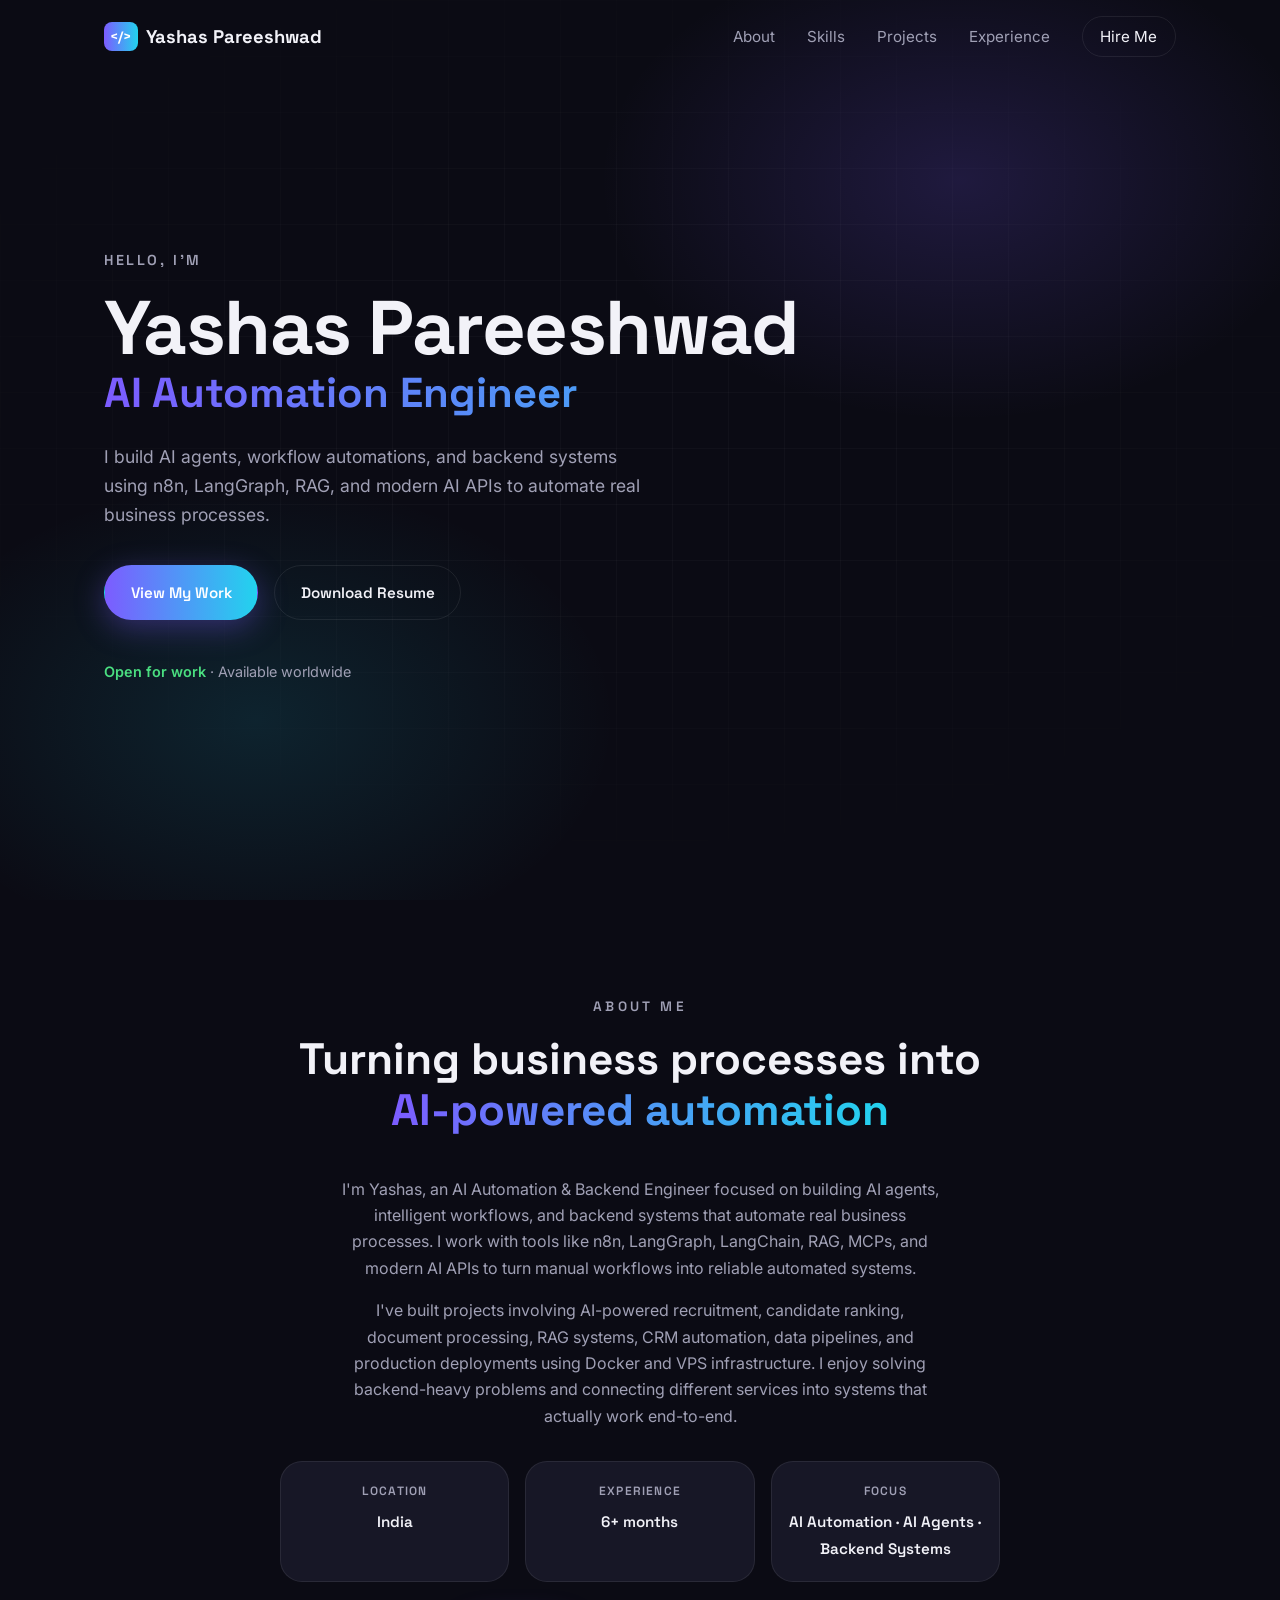
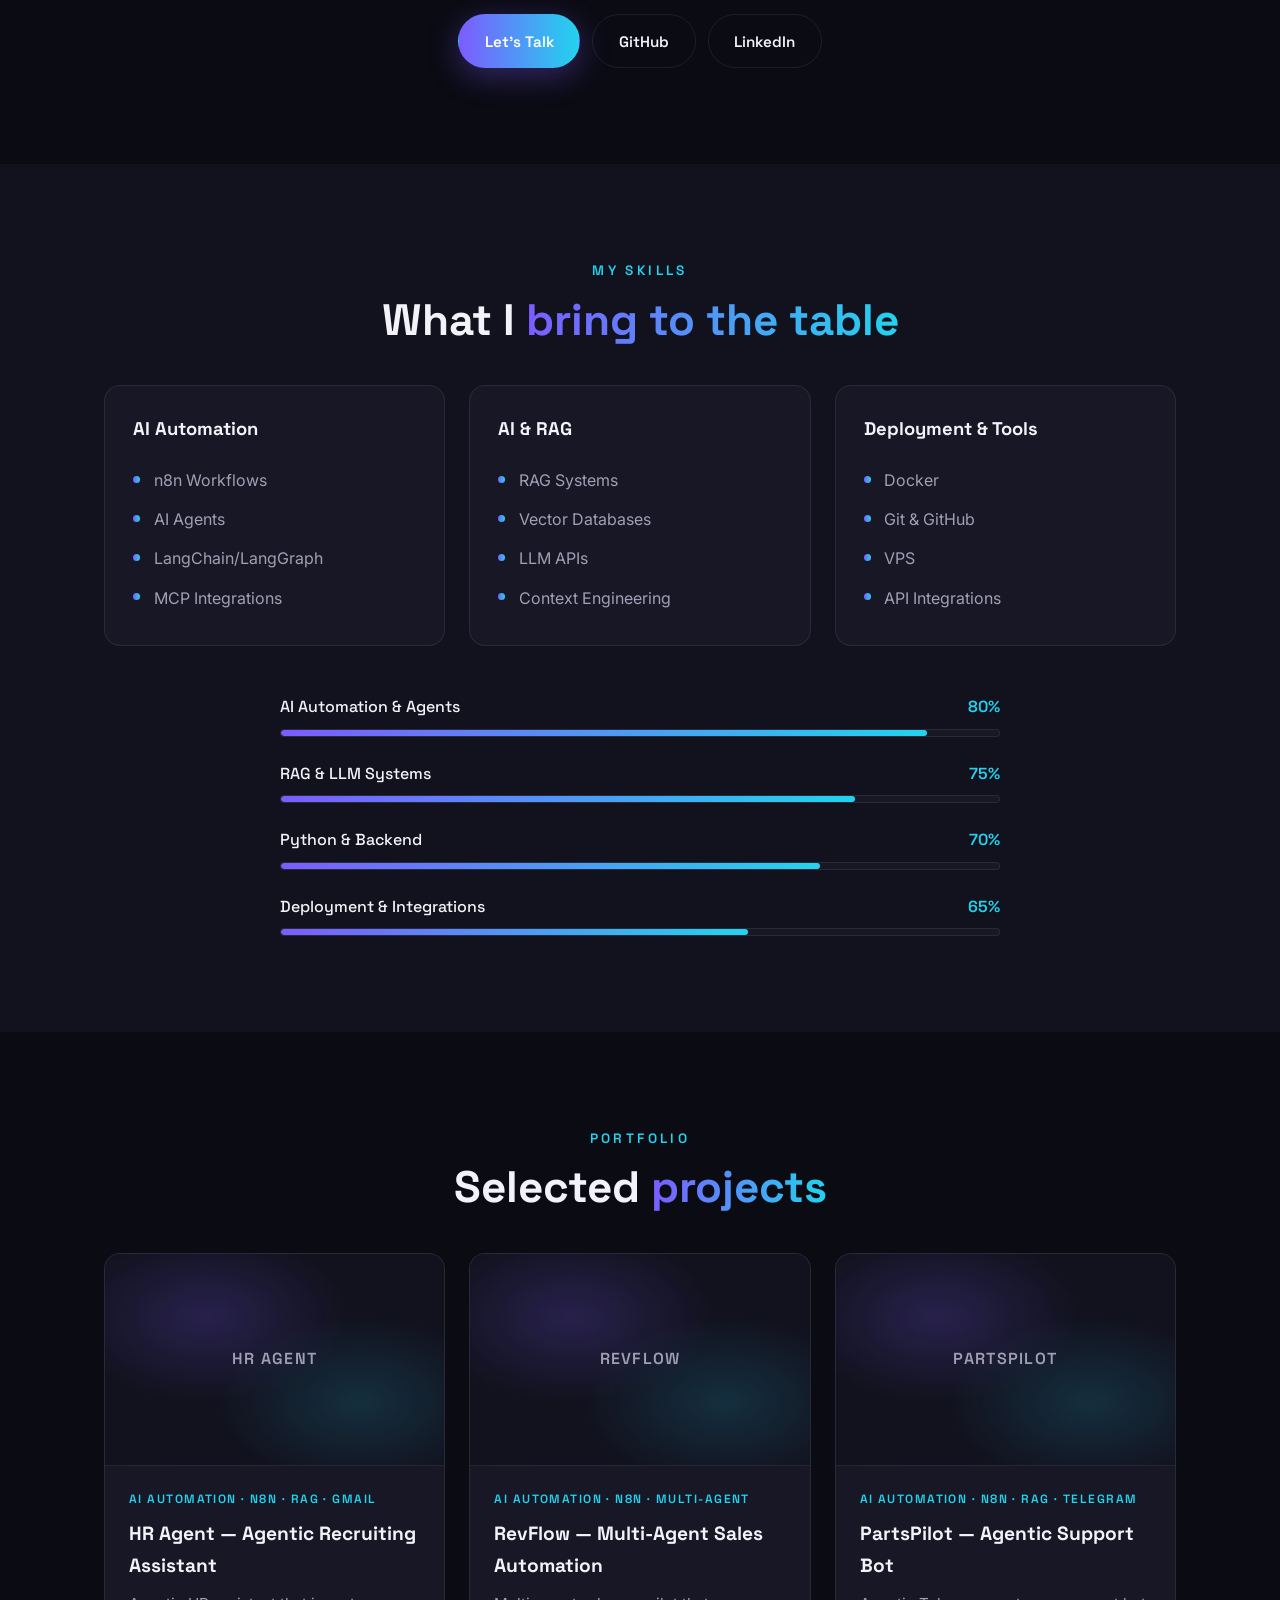
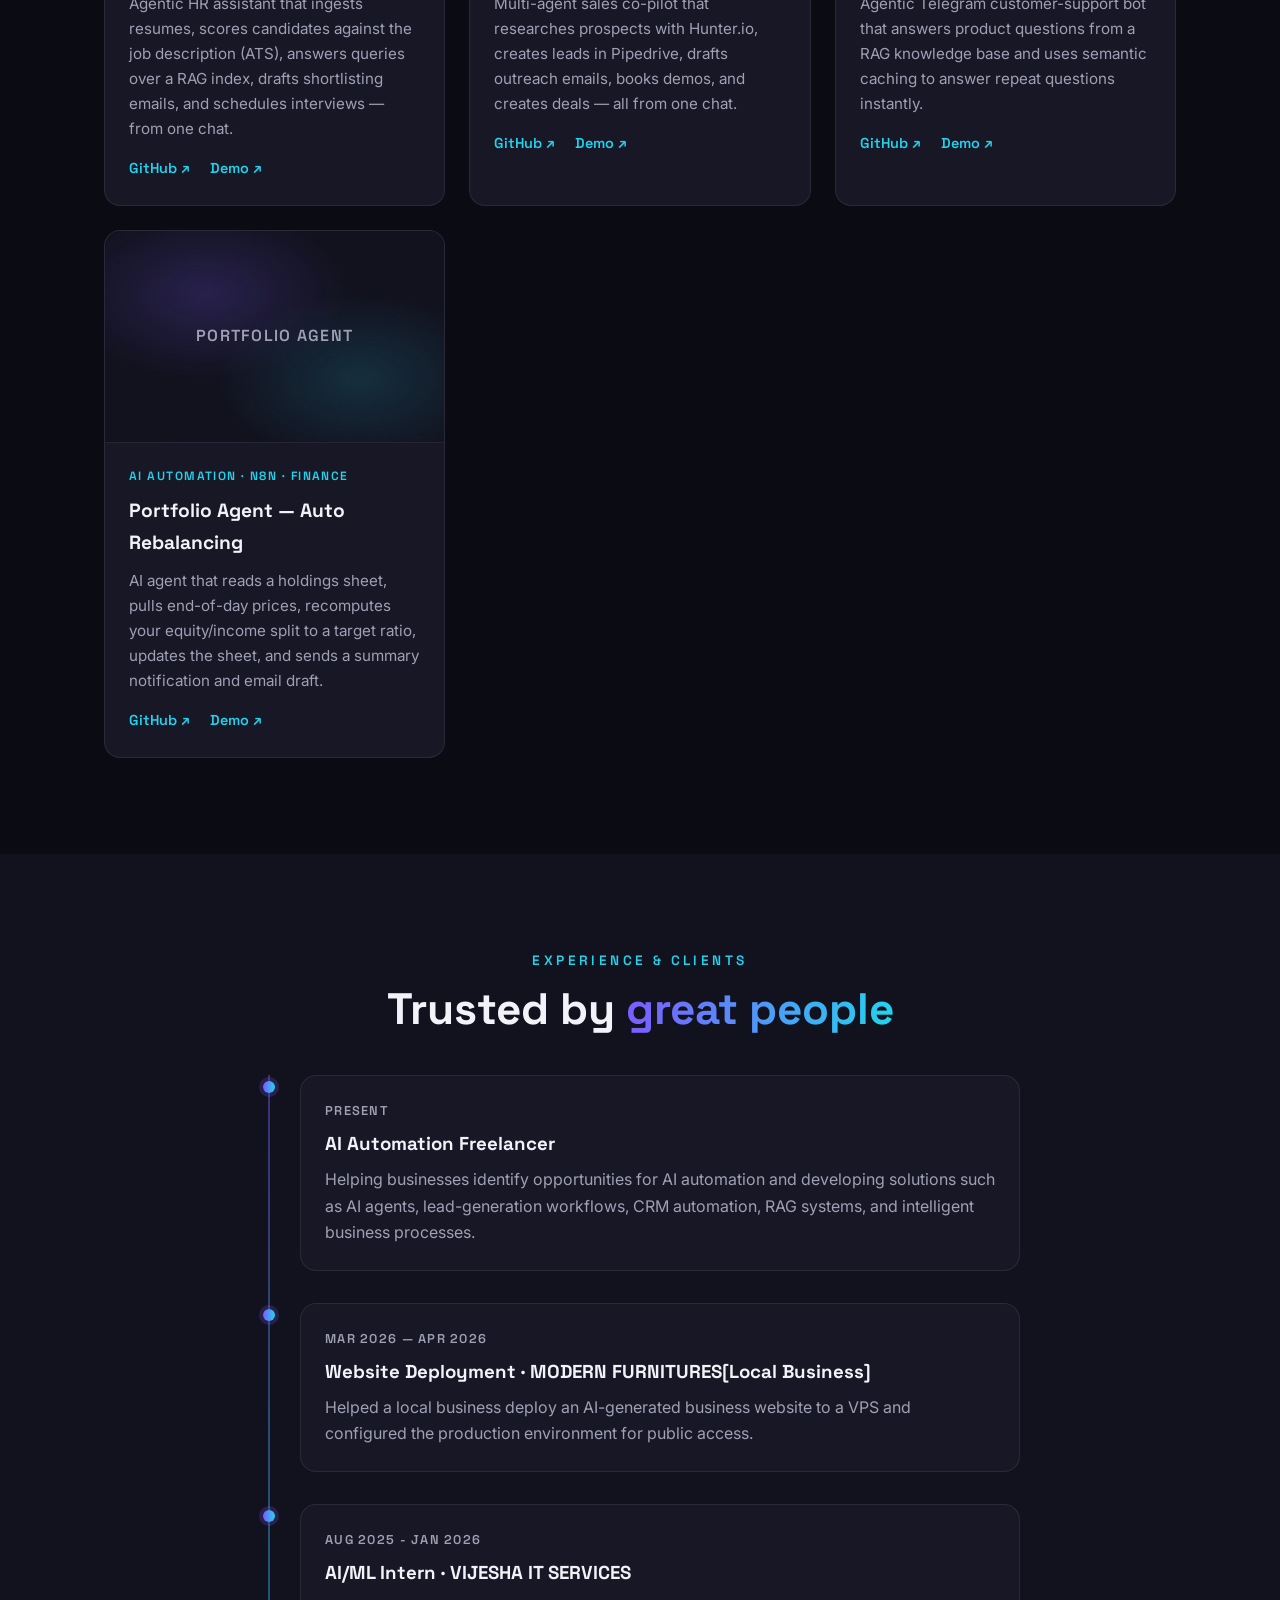
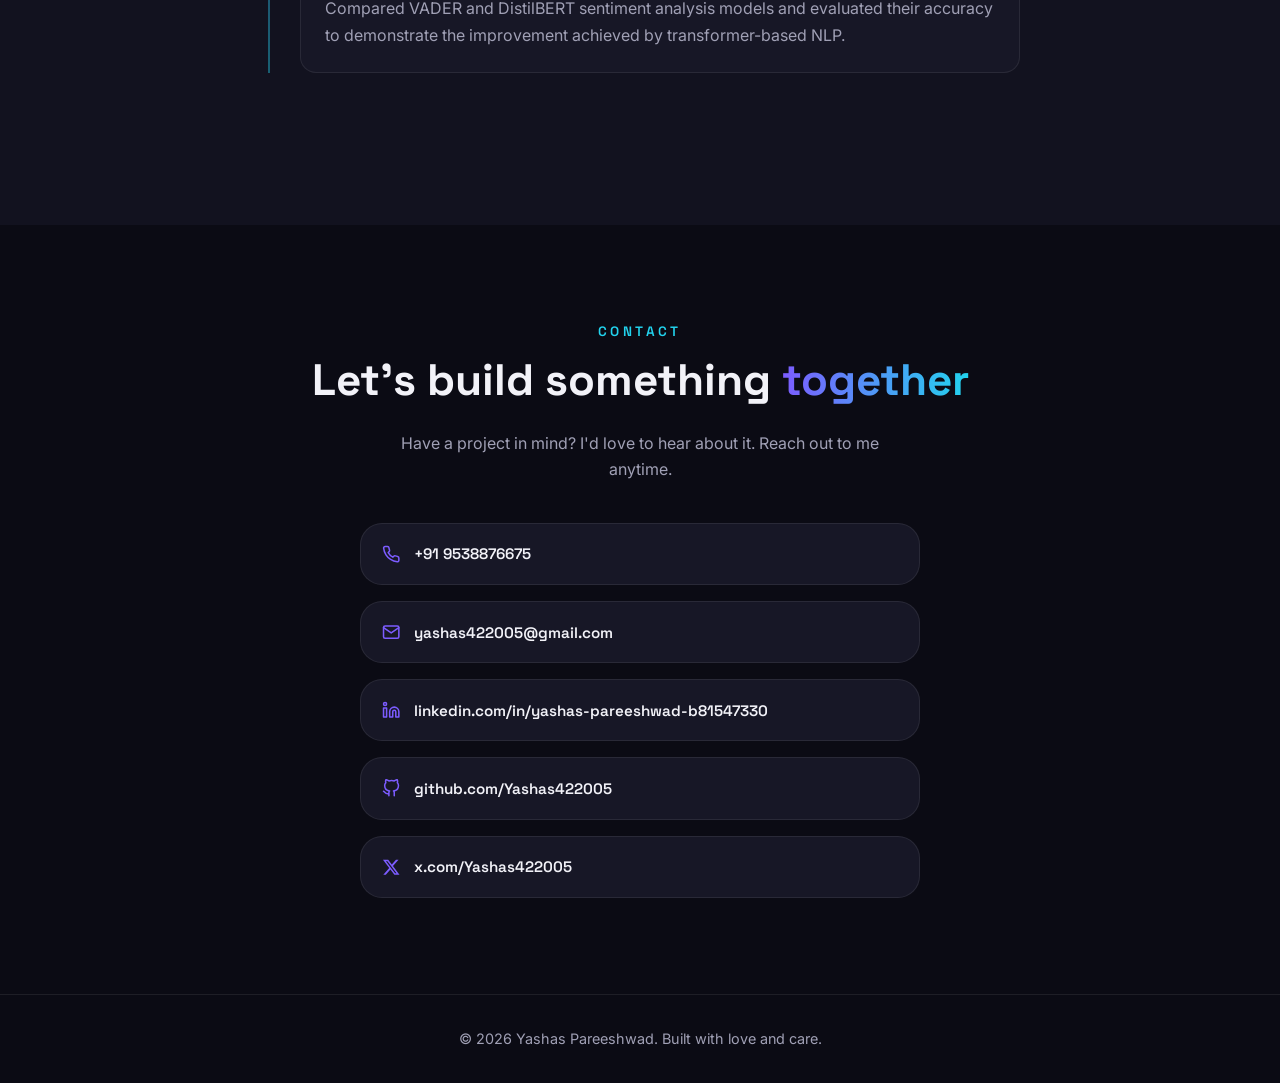
<file: portfolio/index.html>
﻿<!DOCTYPE html>
<html lang="en">
<head>
  <meta charset="UTF-8" />
  <meta name="viewport" content="width=device-width, initial-scale=1.0" />
  <!-- ============================================================
       EDIT ME: Change the title below to your name / brand.
  ============================================================ -->
  <title>Yashas Pareeshwad — Portfolio</title>
  <meta name="description" content="Freelance portfolio of Your Name — [Your tagline here]." />
  <link rel="preconnect" href="https://fonts.googleapis.com" />
  <link rel="preconnect" href="https://fonts.gstatic.com" crossorigin />
  <link href="https://fonts.googleapis.com/css2?family=Space+Grotesk:wght@400;500;600;700&family=Inter:wght@400;500;600&display=swap" rel="stylesheet" />
  <link rel="stylesheet" href="styles.css" />
</head>
<body>

  <!-- ================================================================
       NAVBAR
       EDIT ME: change the menu links / logo text here.
  ================================================================ -->
  <header class="nav">
    <div class="nav-inner">
      <a href="#hero" class="logo"><span class="logo-mark">&lt;/&gt;</span> Yashas Pareeshwad</a>
      <nav class="nav-links" id="nav-links">
        <a href="#about">About</a>
        <a href="#skills">Skills</a>
        <a href="#projects">Projects</a>
        <a href="#experience">Experience</a>
        <a href="#contact" class="nav-cta">Hire Me</a>
      </nav>
      <button class="nav-toggle" id="nav-toggle" aria-label="Open menu">
        <span></span><span></span><span></span>
      </button>
    </div>
  </header>

  <main>

    <!-- ================================================================
         HERO
         EDIT ME: fill in your name, tagline, subtext, and buttons.
    ================================================================ -->
    <section id="hero" class="hero">
      <div class="hero-bg" aria-hidden="true"></div>
      <div class="hero-inner">
        <p class="hero-eyebrow reveal">Hello, I'm</p>
        <h1 class="hero-title reveal">
          <!-- EDIT ME: your name -->
          Yashas Pareeshwad
          <!-- EDIT ME: your role, e.g. "Full-Stack Developer" -->
          <span class="gradient-text">AI Automation Engineer</span>
        </h1>
        <p class="hero-sub reveal">
          <!-- EDIT ME: one-line pitch about what you do -->
          I build AI agents, workflow automations, and backend systems using n8n, LangGraph, RAG, and modern AI APIs to automate real business processes.
        </p>
        <div class="hero-actions reveal">
          <!-- EDIT ME: point these to your project section and your resume file -->
          <a href="#projects" class="btn btn-primary">View My Work</a>
          <a href="yashas_pareeshwad.pdf" class="btn btn-ghost" download>Download Resume</a>
        </div>
        <ul class="hero-meta reveal">
          <li><strong>Open for work</strong> · Available worldwide</li>
        </ul>
      </div>
    </section>

    <!-- ================================================================
         ABOUT
         EDIT ME: your bio, image, and details.
    ================================================================ -->
    <section id="about" class="section">
      <div class="section-inner about-grid">
        <div class="about-text">
          <p class="eyebrow center reveal">About Me</p>
          <h2 class="section-title center reveal">Turning business processes into <span class="gradient-text">AI-powered automation</span></h2>
          <p class="reveal">
            <!-- EDIT ME: your bio — background, what you love, your mission -->
            I'm Yashas, an AI Automation & Backend Engineer focused on building AI agents, intelligent workflows, and backend systems that automate real business processes. I work with tools like n8n, LangGraph, LangChain, RAG, MCPs, and modern AI APIs to turn manual workflows into reliable automated systems.
          </p>
          <p class="reveal">
            I've built projects involving AI-powered recruitment, candidate ranking, document processing, RAG systems, CRM automation, data pipelines, and production deployments using Docker and VPS infrastructure. I enjoy solving backend-heavy problems and connecting different services into systems that actually work end-to-end.
          </p>
          <ul class="about-facts reveal">
            <!-- EDIT ME: quick facts / highlights -->
            <li class="fact">
              <span class="fact-label">Location</span>
              <span class="fact-value">India</span>
            </li>
            <li class="fact">
              <span class="fact-label">Experience</span>
              <span class="fact-value">6+ months</span>
            </li>
            <li class="fact">
              <span class="fact-label">Focus</span>
              <span class="fact-value">AI Automation · AI Agents · Backend Systems</span>
            </li>
          </ul>
          <div class="about-actions reveal">
            <a href="#contact" class="btn btn-primary">Let's Talk</a>
            <!-- EDIT ME: add links to your socials -->
            <a href="https://github.com/Yashas422005" class="btn btn-ghost">GitHub</a>
            <a href="https://www.linkedin.com/in/yashas-pareeshwad-b81547330" class="btn btn-ghost">LinkedIn</a>
          </div>
        </div>
      </div>
    </section>

    <!-- ================================================================
         SKILLS
         EDIT ME: add/remove skills and set your proficiency levels.
    ================================================================ -->
    <section id="skills" class="section section-alt">
      <div class="section-inner">
        <p class="eyebrow center reveal">My Skills</p>
        <h2 class="section-title center reveal">What I <span class="gradient-text">bring to the table</span></h2>

        <div class="skills-grid">
          <div class="skill-card reveal">
            <h3>AI Automation</h3>
            <ul>
              <!-- EDIT ME: your frontend skills -->
              <li>n8n Workflows</li>
              <li>AI Agents</li>
              <li>LangChain/LangGraph</li>
              <li>MCP Integrations</li>
            </ul>
          </div>
          <div class="skill-card reveal">
            <h3>AI & RAG</h3>
            <ul>
              <!-- EDIT ME: your backend skills -->
              <li>RAG Systems</li>
              <li>Vector Databases</li>
              <li>LLM APIs</li>
              <li>Context Engineering</li>
            </ul>
          </div>
          <div class="skill-card reveal">
            <h3>Deployment &amp; Tools</h3>
            <ul>
              <!-- EDIT ME: your tools -->
              <li>Docker</li>
              <li>Git &amp; GitHub</li>
              <li>VPS</li>
              <li>API Integrations</li>
            </ul>
          </div>
        </div>

        <div class="progress-list">
          <!-- EDIT ME: update the label and the data-level percentage (0–100) -->
          <div class="progress-item reveal">
            <div class="progress-head"><span>AI Automation & Agents</span><span class="progress-num">80%</span></div>
            <div class="progress-track"><div class="progress-fill" data-level="90"></div></div>
          </div>
          <div class="progress-item reveal">
            <div class="progress-head"><span>RAG & LLM Systems</span><span class="progress-num">75%</span></div>
            <div class="progress-track"><div class="progress-fill" data-level="80"></div></div>
          </div>
          <div class="progress-item reveal">
            <div class="progress-head"><span>Python & Backend</span><span class="progress-num">70%</span></div>
            <div class="progress-track"><div class="progress-fill" data-level="75"></div></div>
          </div>
          <div class="progress-item reveal">
            <div class="progress-head"><span>Deployment & Integrations</span><span class="progress-num">65%</span></div>
            <div class="progress-track"><div class="progress-fill" data-level="65"></div></div>
          </div>
        </div>
      </div>
    </section>

    <!-- ================================================================
         PROJECTS
         EDIT ME: replace each card with your real work.
    ================================================================ -->
    <section id="projects" class="section">
      <div class="section-inner">
        <p class="eyebrow center reveal">Portfolio</p>
        <h2 class="section-title center reveal">Selected <span class="gradient-text">projects</span></h2>
        <div class="projects-grid">

          <article class="project-card reveal">
            <div class="project-thumb placeholder">HR Agent</div>
            <div class="project-body">
              <p class="project-tag">AI Automation · n8n · RAG · Gmail</p>
              <h3>HR Agent — Agentic Recruiting Assistant</h3>
              <p class="project-desc">Agentic HR assistant that ingests resumes, scores candidates against the job description (ATS), answers queries over a RAG index, drafts shortlisting emails, and schedules interviews — from one chat.</p>
              <div class="project-links">
                <a href="https://github.com/Yashas422005/Portfolio-Projects/tree/2ab4c71aba073d7b2ae66ab8cffb999f4ef97620/HR-Agent" target="_blank" rel="noopener">GitHub ↗</a>
                <a href="hr-agent.html">Demo ↗</a>
              </div>
            </div>
          </article>

          <article class="project-card reveal">
            <div class="project-thumb placeholder">RevFlow</div>
            <div class="project-body">
              <p class="project-tag">AI Automation · n8n · Multi-Agent</p>
              <h3>RevFlow — Multi-Agent Sales Automation</h3>
              <p class="project-desc">Multi-agent sales co-pilot that researches prospects with Hunter.io, creates leads in Pipedrive, drafts outreach emails, books demos, and creates deals — all from one chat.</p>
              <div class="project-links">
                <a href="https://github.com/Yashas422005/Portfolio-Projects/tree/2ab4c71aba073d7b2ae66ab8cffb999f4ef97620/RevFlow" target="_blank" rel="noopener">GitHub ↗</a>
                <a href="revflow.html">Demo ↗</a>
              </div>
            </div>
          </article>

          <article class="project-card reveal">
            <div class="project-thumb placeholder">PartsPilot</div>
            <div class="project-body">
              <p class="project-tag">AI Automation · n8n · RAG · Telegram</p>
              <h3>PartsPilot — Agentic Support Bot</h3>
              <p class="project-desc">Agentic Telegram customer-support bot that answers product questions from a RAG knowledge base and uses semantic caching to answer repeat questions instantly.</p>
              <div class="project-links">
                <a href="https://github.com/Yashas422005/Portfolio-Projects/tree/2ab4c71aba073d7b2ae66ab8cffb999f4ef97620/PartsPilot" target="_blank" rel="noopener">GitHub ↗</a>
                <a href="parts-pilot.html">Demo ↗</a>
              </div>
            </div>
          </article>

          <article class="project-card reveal">
            <div class="project-thumb placeholder">Portfolio Agent</div>
            <div class="project-body">
              <p class="project-tag">AI Automation · n8n · Finance</p>
              <h3>Portfolio Agent — Auto Rebalancing</h3>
              <p class="project-desc">AI agent that reads a holdings sheet, pulls end-of-day prices, recomputes your equity/income split to a target ratio, updates the sheet, and sends a summary notification and email draft.</p>
              <div class="project-links">
                <a href="https://github.com/Yashas422005/Portfolio-Projects/tree/2ab4c71aba073d7b2ae66ab8cffb999f4ef97620/Portfolio%20Rebalancer" target="_blank" rel="noopener">GitHub ↗</a>
                <a href="portfolio-agent.html">Demo ↗</a>
              </div>
            </div>
          </article>

        </div>
      </div>
    </section>

    <!-- ================================================================
         EXPERIENCE / TESTIMONIALS
         EDIT ME: replace with your real job history or client quotes.
    ================================================================ -->
    <section id="experience" class="section section-alt">
      <div class="section-inner">
        <p class="eyebrow center reveal">Experience &amp; Clients</p>
        <h2 class="section-title center reveal">Trusted by <span class="gradient-text">great people</span></h2>

        <div class="timeline">
          <!-- EDIT ME: duplicate this block for each job / project -->
          <div class="timeline-item reveal">
            <div class="timeline-dot"></div>
            <div class="timeline-card">
              <p class="timeline-period">Present</p>
              <h3>AI Automation Freelancer</h3>
              <p>Helping businesses identify opportunities for AI automation and developing solutions such as AI agents, lead-generation workflows, CRM automation, RAG systems, and intelligent business processes.</p>
            </div>
          </div>
          <div class="timeline-item reveal">
            <div class="timeline-dot"></div>
            <div class="timeline-card">
              <p class="timeline-period">Mar 2026 — Apr 2026</p>
              <h3>Website Deployment · MODERN FURNITURES[Local Business]</h3>
              <p>Helped a local business deploy an AI-generated business website to a VPS and configured the production environment for public access.</p>
            </div>
          </div>
          <div class="timeline-item reveal">
            <div class="timeline-dot"></div>
            <div class="timeline-card">
              <p class="timeline-period">Aug 2025 - Jan 2026</p>
              <h3>AI/ML Intern · VIJESHA IT SERVICES</h3>
              <p>Compared VADER and DistilBERT sentiment analysis models and evaluated their accuracy to demonstrate the improvement achieved by transformer-based NLP.</p>
            </div>
          </div>
        </div>
      </div>
    </section>

    <!-- ================================================================
         CONTACT
         EDIT ME: your email, and social links.
    ================================================================ -->
    <section id="contact" class="section">
      <div class="section-inner contact-inner">
        <p class="eyebrow center reveal">Contact</p>
        <h2 class="section-title center reveal">Let's build something <span class="gradient-text">together</span></h2>
        <p class="contact-lead reveal">
          Have a project in mind? I'd love to hear about it. Reach out to me anytime.
        </p>

        <div class="contact-list reveal">
          <!-- EDIT ME: replace each placeholder / value below with your real contact info -->
          <a class="contact-item" href="tel:+000000000000">
            <svg class="contact-icon" viewBox="0 0 24 24" fill="none" stroke="currentColor" stroke-width="2" stroke-linecap="round" stroke-linejoin="round" aria-hidden="true"><path d="M22 16.92v3a2 2 0 0 1-2.18 2 19.79 19.79 0 0 1-8.63-3.07 19.5 19.5 0 0 1-6-6 19.79 19.79 0 0 1-3.07-8.67A2 2 0 0 1 4.11 2h3a2 2 0 0 1 2 1.72 12.84 12.84 0 0 0 .7 2.81 2 2 0 0 1-.45 2.11L8.09 9.91a16 16 0 0 0 6 6l1.27-1.27a2 2 0 0 1 2.11-.45 12.84 12.84 0 0 0 2.81.7A2 2 0 0 1 22 16.92z"/></svg>
            <span class="contact-value">+91 9538876675</span>
          </a>
          <a class="contact-item" href="https://mail.google.com/mail/?view=cm&to=yashas422005@gmail.com" target="_blank" rel="noopener">
            <svg class="contact-icon" viewBox="0 0 24 24" fill="none" stroke="currentColor" stroke-width="2" stroke-linecap="round" stroke-linejoin="round" aria-hidden="true"><rect x="2" y="4" width="20" height="16" rx="2"/><path d="m22 6-10 7L2 6"/></svg>
            <span class="contact-value">yashas422005@gmail.com</span>
          </a>
          <a class="contact-item" href="https://www.linkedin.com/in/yashas-pareeshwad-b81547330" target="_blank" rel="noopener">
            <svg class="contact-icon" viewBox="0 0 24 24" fill="none" stroke="currentColor" stroke-width="2" stroke-linecap="round" stroke-linejoin="round" aria-hidden="true"><path d="M16 8a6 6 0 0 1 6 6v7h-4v-7a2 2 0 0 0-2-2 2 2 0 0 0-2 2v7h-4v-7a6 6 0 0 1 6-6z"/><rect x="2" y="9" width="4" height="12"/><circle cx="4" cy="4" r="2"/></svg>
            <span class="contact-value">linkedin.com/in/yashas-pareeshwad-b81547330</span>
          </a>
          <a class="contact-item" href="https://github.com/Yashas422005" target="_blank" rel="noopener">
            <svg class="contact-icon" viewBox="0 0 24 24" fill="none" stroke="currentColor" stroke-width="2" stroke-linecap="round" stroke-linejoin="round" aria-hidden="true"><path d="M9 19c-5 1.5-5-2.5-7-3m14 6v-3.87a3.37 3.37 0 0 0-.94-2.61c3.14-.35 6.44-1.54 6.44-7A5.44 5.44 0 0 0 20 4.77 5.07 5.07 0 0 0 19.91 1S18.73.65 16 2.48a13.38 13.38 0 0 0-7 0C6.27.65 5.09 1 5.09 1A5.07 5.07 0 0 0 5 4.77a5.44 5.44 0 0 0-1.5 3.78c0 5.42 3.3 6.61 6.44 7A3.37 3.37 0 0 0 9 18.13V22"/></svg>
            <span class="contact-value">github.com/Yashas422005</span>
          </a>
          <a class="contact-item" href="https://x.com/Yashas422005" target="_blank" rel="noopener">
            <svg class="contact-icon" viewBox="0 0 24 24" fill="currentColor" aria-hidden="true"><path d="M18.244 2.25h3.308l-7.227 8.26 8.502 11.24H16.17l-5.214-6.817L4.99 21.75H1.68l7.73-8.835L1.254 2.25H8.08l4.713 6.231zm-1.161 17.52h1.833L7.084 4.126H5.117z"/></svg>
            <span class="contact-value">x.com/Yashas422005</span>
          </a>
        </div>
      </div>
    </section>

  </main>

  <!-- ================================================================
       FOOTER
       EDIT ME: your copyright line.
  ================================================================ -->
  <footer class="footer">
    <p>© <span id="year"></span> Yashas Pareeshwad. Built with love and care.</p>
  </footer>

  <script src="script.js"></script>
</body>
</html>
</file>
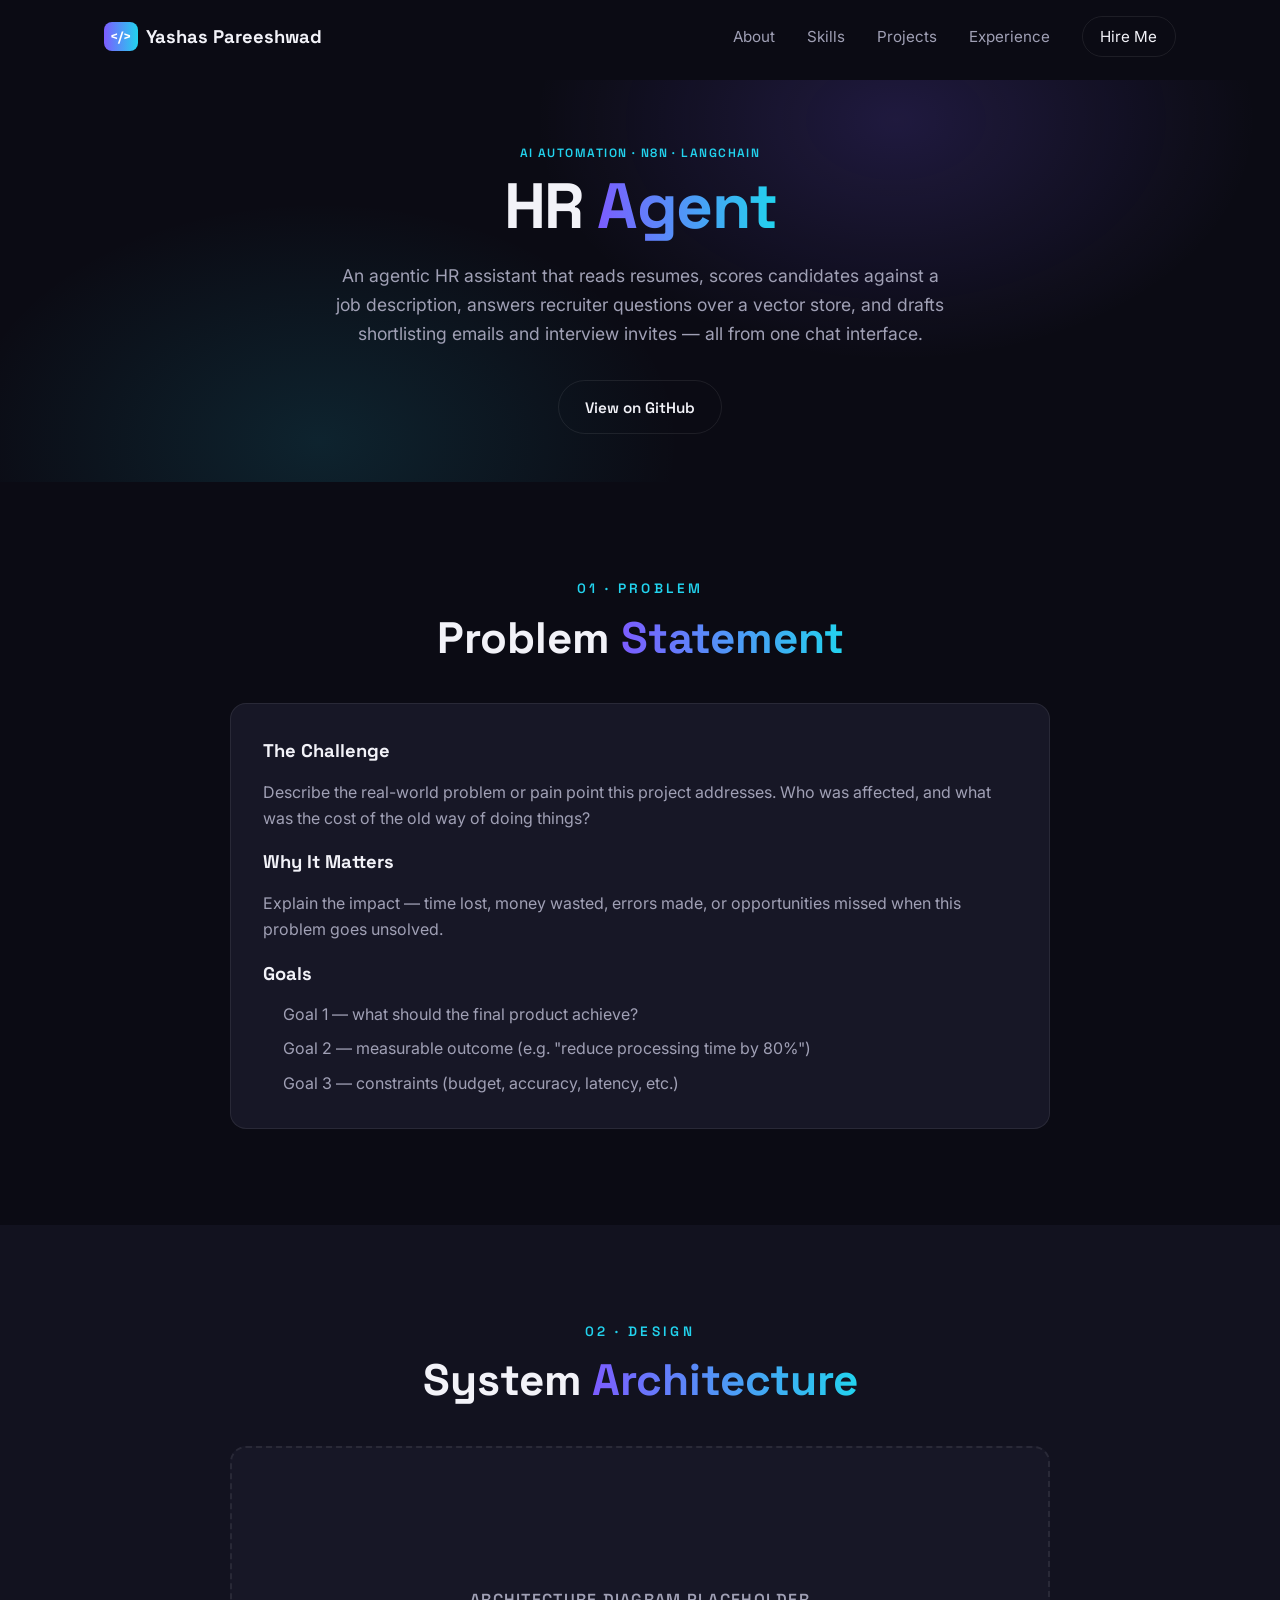
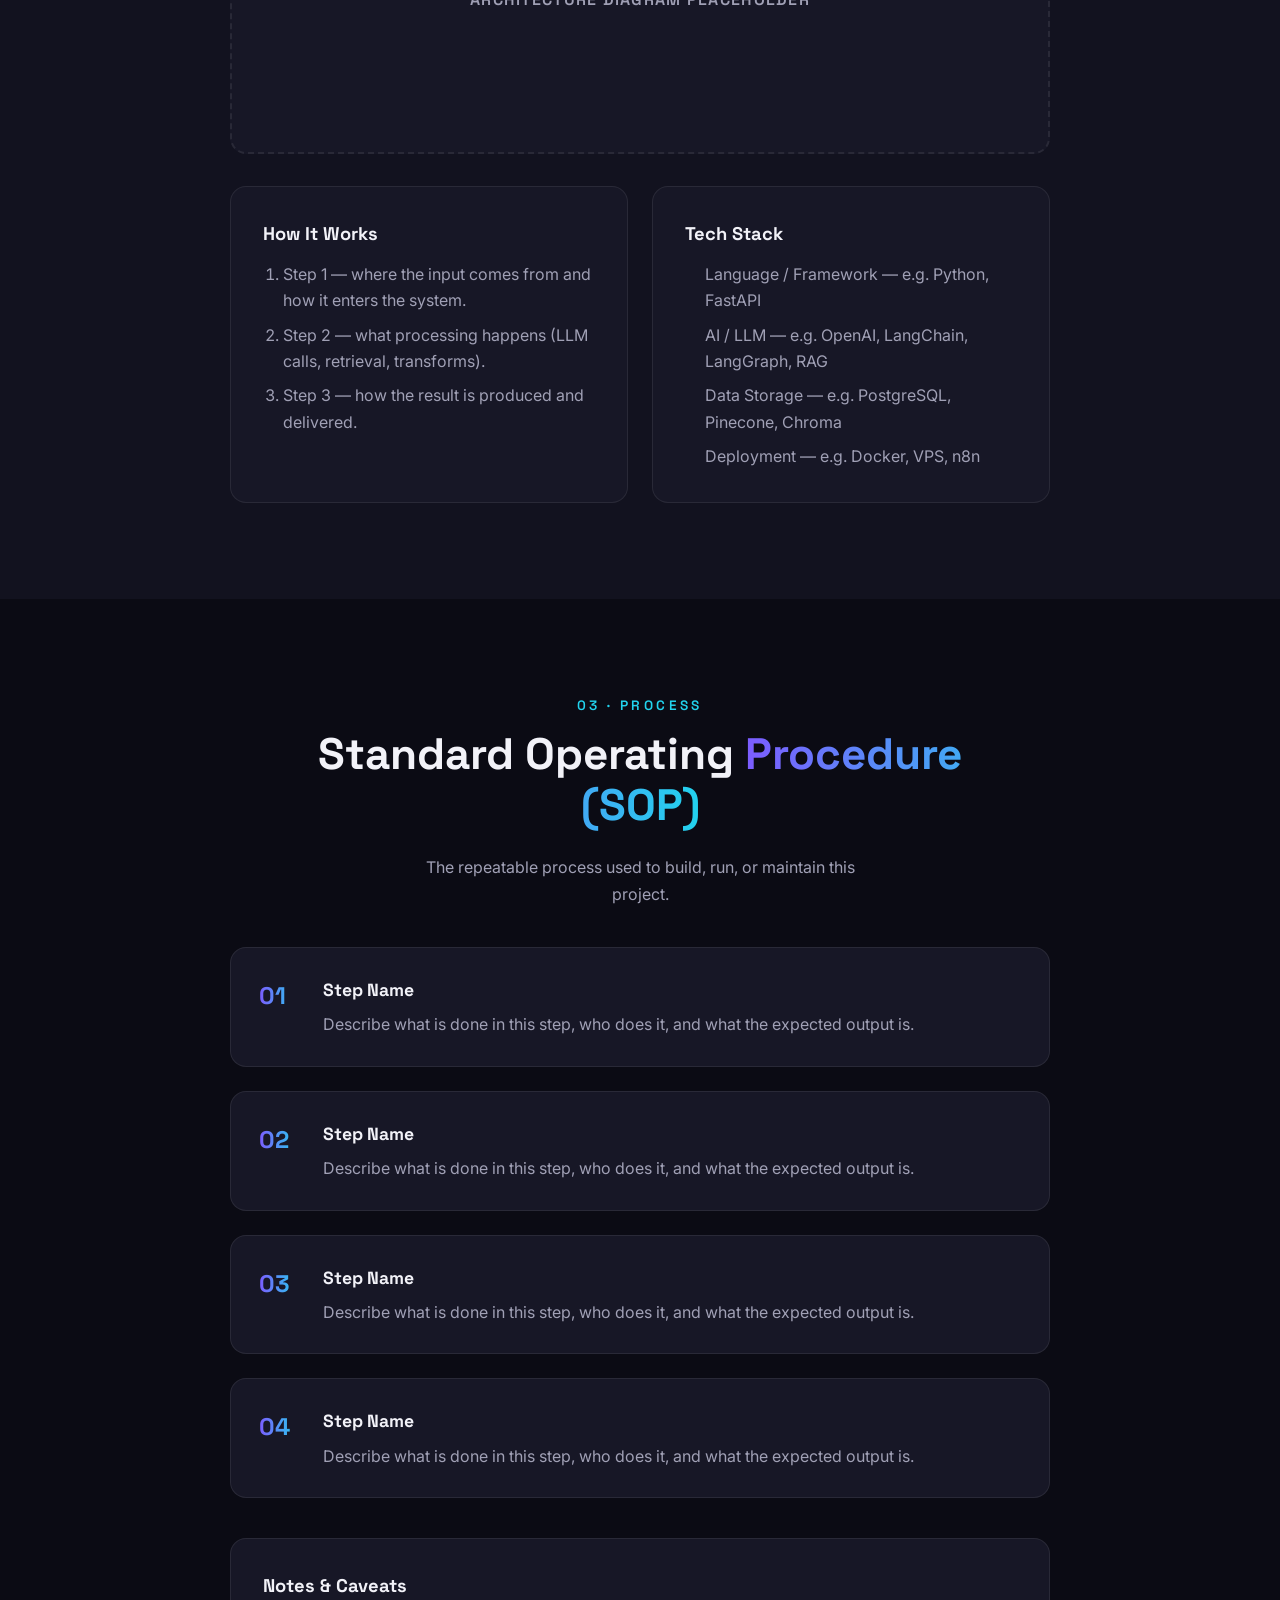
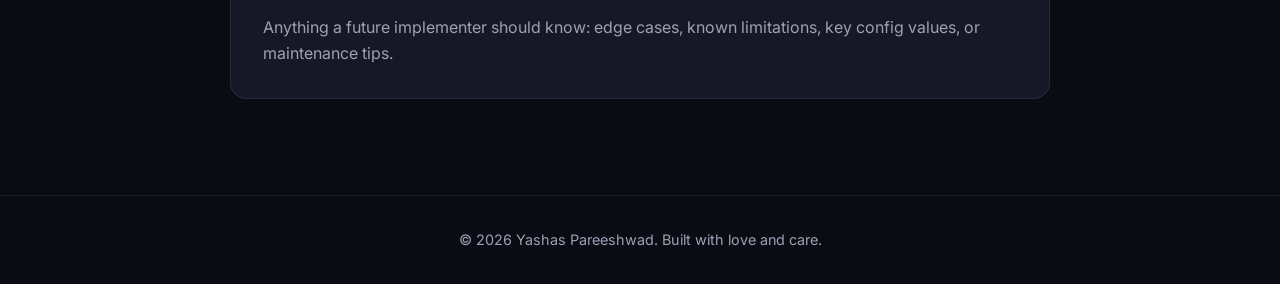
<file: portfolio/project-demo.html>
<!DOCTYPE html>
<html lang="en">
<head>
  <meta charset="UTF-8" />
  <meta name="viewport" content="width=device-width, initial-scale=1.0" />
  <title>Project Demo — Yashas Pareeshwad</title>
  <link rel="preconnect" href="https://fonts.googleapis.com" />
  <link rel="preconnect" href="https://fonts.gstatic.com" crossorigin />
  <link href="https://fonts.googleapis.com/css2?family=Space+Grotesk:wght@400;500;600;700&family=Inter:wght@400;500;600&display=swap" rel="stylesheet" />
  <link rel="stylesheet" href="styles.css" />
</head>
<body>

  <header class="nav">
    <div class="nav-inner">
      <a href="index.html#hero" class="logo"><span class="logo-mark">&lt;/&gt;</span> Yashas Pareeshwad</a>
      <nav class="nav-links" id="nav-links">
        <a href="index.html#about">About</a>
        <a href="index.html#skills">Skills</a>
        <a href="index.html#projects">Projects</a>
        <a href="index.html#experience">Experience</a>
        <a href="index.html#contact" class="nav-cta">Hire Me</a>
      </nav>
      <button class="nav-toggle" id="nav-toggle" aria-label="Open menu">
        <span></span><span></span><span></span>
      </button>
    </div>
  </header>

  <main class="project-page">

    <!-- ================================================================
         PROJECT TITLE (Hero)
         EDIT ME: fill in the title, tagline, and tags for this project.
    ================================================================ -->
    <section class="project-hero">
      <div class="project-hero-bg" aria-hidden="true"></div>
      <div class="section-inner project-hero-inner">
        <!-- EDIT ME: category / tech tags -->
        <p class="project-tag reveal">AI AUTOMATION · N8N · LANGCHAIN</p>
        <!-- EDIT ME: project title -->
        <h1 class="project-title reveal">HR <span class="gradient-text">Agent</span></h1>
        <!-- EDIT ME: one-line summary -->
        <p class="project-sub reveal">An agentic HR assistant that reads resumes, scores candidates against a job description, answers recruiter questions over a vector store, and drafts shortlisting emails and interview invites — all from one chat interface.</p>
        <div class="project-hero-meta reveal">
          <!-- EDIT ME: live demo + source links (leave href="#!" if not ready) -->
          <a href="#!" class="btn btn-ghost" target="_blank" rel="noopener">View on GitHub</a>
        </div>
      </div>
    </section>

    <!-- ================================================================
         PROBLEM STATEMENT
         EDIT ME: replace the placeholder text below.
    ================================================================ -->
    <section class="section">
      <div class="section-inner">
        <p class="eyebrow center reveal">01 · Problem</p>
        <h2 class="section-title center reveal">Problem <span class="gradient-text">Statement</span></h2>
        <div class="prose-card reveal">
          <h3>The Challenge</h3>
          <!-- EDIT ME: describe the problem you set out to solve -->
          <p>Describe the real-world problem or pain point this project addresses. Who was affected, and what was the cost of the old way of doing things?</p>

          <h3>Why It Matters</h3>
          <!-- EDIT ME: why this problem is worth solving -->
          <p>Explain the impact — time lost, money wasted, errors made, or opportunities missed when this problem goes unsolved.</p>

          <h3>Goals</h3>
          <!-- EDIT ME: list the concrete goals / success criteria -->
          <ul>
            <li>Goal 1 — what should the final product achieve?</li>
            <li>Goal 2 — measurable outcome (e.g. "reduce processing time by 80%")</li>
            <li>Goal 3 — constraints (budget, accuracy, latency, etc.)</li>
          </ul>
        </div>
      </div>
    </section>

    <!-- ================================================================
         ARCHITECTURE
         EDIT ME: describe the system design and swap in a real diagram.
    ================================================================ -->
    <section class="section section-alt">
      <div class="section-inner">
        <p class="eyebrow center reveal">02 · Design</p>
        <h2 class="section-title center reveal">System <span class="gradient-text">Architecture</span></h2>

        <!-- EDIT ME: replace this box with an actual architecture image/diagram -->
        <div class="arch-diagram reveal">Architecture Diagram Placeholder</div>

        <div class="arch-grid">
          <div class="prose-card reveal">
            <h3>How It Works</h3>
            <!-- EDIT ME: describe the data flow / pipeline end to end -->
            <ol>
              <li>Step 1 — where the input comes from and how it enters the system.</li>
              <li>Step 2 — what processing happens (LLM calls, retrieval, transforms).</li>
              <li>Step 3 — how the result is produced and delivered.</li>
            </ol>
          </div>
          <div class="prose-card reveal">
            <h3>Tech Stack</h3>
            <!-- EDIT ME: list the key tools, libraries, and services used -->
            <ul>
              <li>Language / Framework — e.g. Python, FastAPI</li>
              <li>AI / LLM — e.g. OpenAI, LangChain, LangGraph, RAG</li>
              <li>Data Storage — e.g. PostgreSQL, Pinecone, Chroma</li>
              <li>Deployment — e.g. Docker, VPS, n8n</li>
            </ul>
          </div>
        </div>
      </div>
    </section>

    <!-- ================================================================
         SOP (STANDARD OPERATING PROCEDURE)
         EDIT ME: document the step-by-step procedure for this project.
    ================================================================ -->
    <section class="section">
      <div class="section-inner">
        <p class="eyebrow center reveal">03 · Process</p>
        <h2 class="section-title center reveal">Standard Operating <span class="gradient-text">Procedure (SOP)</span></h2>
        <p class="contact-lead reveal">
          The repeatable process used to build, run, or maintain this project.
        </p>

        <div class="sop-list">
          <!-- EDIT ME: add / remove / reorder steps as needed -->
          <div class="sop-item reveal">
            <span class="sop-num">01</span>
            <div class="sop-body">
              <h3>Step Name</h3>
              <p>Describe what is done in this step, who does it, and what the expected output is.</p>
            </div>
          </div>
          <div class="sop-item reveal">
            <span class="sop-num">02</span>
            <div class="sop-body">
              <h3>Step Name</h3>
              <p>Describe what is done in this step, who does it, and what the expected output is.</p>
            </div>
          </div>
          <div class="sop-item reveal">
            <span class="sop-num">03</span>
            <div class="sop-body">
              <h3>Step Name</h3>
              <p>Describe what is done in this step, who does it, and what the expected output is.</p>
            </div>
          </div>
          <div class="sop-item reveal">
            <span class="sop-num">04</span>
            <div class="sop-body">
              <h3>Step Name</h3>
              <p>Describe what is done in this step, who does it, and what the expected output is.</p>
            </div>
          </div>
        </div>

        <!-- EDIT ME: optional notes / things to watch out for -->
        <div class="prose-card reveal">
          <h3>Notes &amp; Caveats</h3>
          <p>Anything a future implementer should know: edge cases, known limitations, key config values, or maintenance tips.</p>
        </div>
      </div>
    </section>

  </main>

  <footer class="footer">
    <p>© <span id="year"></span> Yashas Pareeshwad. Built with love and care.</p>
  </footer>

  <script src="script.js"></script>
</body>
</html>
</file>
<file: portfolio/styles.css>
/* ============================================================
   THEME — EDIT ME: change colors here to re-skin the whole site.
   Accent colors, background, and text color all live below.
============================================================ */
:root {
  --bg: #0b0b14;            /* page background            */
  --bg-alt: #12121f;        /* alternate section bg       */
  --card: #171726;          /* card background            */
  --card-hover: #1d1d30;
  --border: rgba(255, 255, 255, 0.08);
  --text: #f2f2f8;          /* main text color           */
  --text-dim: #a0a0b5;      /* muted text color          */

  --accent-1: #7c5cff;      /* gradient start            */
  --accent-2: #22d3ee;      /* gradient end              */
  --gradient: linear-gradient(90deg, var(--accent-1), var(--accent-2));

  --font-heading: 'Space Grotesk', sans-serif;
  --font-body: 'Inter', sans-serif;

  --radius: 16px;
  --radius-lg: 22px;
  --max-width: 1120px;
}

/* ---------- Reset & base ---------- */
*,
*::before,
*::after { box-sizing: border-box; margin: 0; padding: 0; }

html { scroll-behavior: smooth; }

body {
  font-family: var(--font-body);
  background: var(--bg);
  color: var(--text);
  line-height: 1.65;
  -webkit-font-smoothing: antialiased;
  overflow-x: hidden;
}

a { color: inherit; text-decoration: none; }
ul { list-style: none; }
img { max-width: 100%; display: block; }

/* ---------- Typography helpers ---------- */
.gradient-text {
  background: var(--gradient);
  -webkit-background-clip: text;
  background-clip: text;
  -webkit-text-fill-color: transparent;
  color: transparent;
}

.eyebrow {
  font-family: var(--font-heading);
  font-size: 0.85rem;
  font-weight: 600;
  letter-spacing: 0.25em;
  text-transform: uppercase;
  color: var(--accent-2);
  margin-bottom: 0.75rem;
}
.eyebrow.center,
.center { text-align: center; }

.section-title {
  font-family: var(--font-heading);
  font-size: clamp(1.75rem, 4vw, 2.75rem);
  font-weight: 700;
  line-height: 1.15;
  margin-bottom: 2.5rem;
}
.section-title.center { margin-inline: auto; max-width: 720px; }

/* ---------- Nav ---------- */
.nav {
  position: fixed;
  inset: 0 0 auto 0;
  z-index: 100;
  padding: 1rem 0;
  background: transparent;
  transition: background 0.3s ease, box-shadow 0.3s ease, padding 0.3s ease;
}
.nav.scrolled {
  background: rgba(11, 11, 20, 0.85);
  backdrop-filter: blur(12px);
  box-shadow: 0 1px 0 var(--border);
  padding: 0.6rem 0;
}
.nav-inner {
  max-width: var(--max-width);
  margin: 0 auto;
  padding: 0 1.5rem;
  display: flex;
  align-items: center;
  justify-content: space-between;
}
.logo {
  font-family: var(--font-heading);
  font-weight: 700;
  font-size: 1.15rem;
  display: flex;
  align-items: center;
  gap: 0.5rem;
}
.logo-mark {
  background: var(--gradient);
  color: #fff;
  border-radius: 8px;
  padding: 0.2rem 0.4rem;
  font-size: 0.85rem;
  font-weight: 700;
}
.nav-links {
  display: flex;
  align-items: center;
  gap: 2rem;
  font-size: 0.95rem;
}
.nav-links a { color: var(--text-dim); transition: color 0.2s ease; }
.nav-links a:hover { color: var(--text); }
.nav-links .nav-cta {
  color: var(--text);
  border: 1px solid var(--border);
  border-radius: 999px;
  padding: 0.45rem 1.1rem;
  transition: border-color 0.2s ease, transform 0.2s ease;
}
.nav-links .nav-cta:hover {
  border-color: var(--accent-1);
  transform: translateY(-1px);
}

.nav-toggle {
  display: none;
  flex-direction: column;
  gap: 5px;
  background: none;
  border: 0;
  cursor: pointer;
  padding: 0.4rem;
}
.nav-toggle span {
  width: 22px;
  height: 2px;
  background: var(--text);
  border-radius: 2px;
  transition: transform 0.3s ease, opacity 0.3s ease;
}
.nav-toggle.open span:nth-child(1) { transform: translateY(7px) rotate(45deg); }
.nav-toggle.open span:nth-child(2) { opacity: 0; }
.nav-toggle.open span:nth-child(3) { transform: translateY(-7px) rotate(-45deg); }

/* ---------- Hero ---------- */
.hero {
  min-height: 100vh;
  display: flex;
  align-items: center;
  position: relative;
  overflow: hidden;
  padding: 6rem 0 4rem;
}
.hero-bg {
  position: absolute;
  inset: 0;
  background:
    radial-gradient(600px 400px at 75% 20%, rgba(124, 92, 255, 0.18), transparent 60%),
    radial-gradient(600px 400px at 20% 80%, rgba(34, 211, 238, 0.12), transparent 60%);
  pointer-events: none;
}
.hero-bg::after {
  content: '';
  position: absolute;
  inset: 0;
  background-image:
    linear-gradient(var(--border) 1px, transparent 1px),
    linear-gradient(90deg, var(--border) 1px, transparent 1px);
  background-size: 56px 56px;
  opacity: 0.35;
  -webkit-mask-image: radial-gradient(ellipse 80% 70% at 50% 45%, #000 30%, transparent 75%);
          mask-image: radial-gradient(ellipse 80% 70% at 50% 45%, #000 30%, transparent 75%);
}
.hero-inner {
  max-width: var(--max-width);
  margin: 0 auto;
  padding: 0 1.5rem;
  position: relative;
  z-index: 1;
  width: 100%;
}
.hero-eyebrow {
  font-family: var(--font-heading);
  font-weight: 600;
  letter-spacing: 0.18em;
  text-transform: uppercase;
  color: var(--text-dim);
  font-size: 0.9rem;
  margin-bottom: 1rem;
}
.hero-title {
  font-family: var(--font-heading);
  font-size: clamp(2.6rem, 8vw, 4.75rem);
  font-weight: 700;
  line-height: 1.05;
  letter-spacing: -0.02em;
  max-width: 900px;
}
.hero-title .gradient-text {
  display: block;
  font-size: 0.55em;
  line-height: 1.2;
  letter-spacing: 0;
}
.hero-sub {
  margin-top: 1.5rem;
  max-width: 560px;
  color: var(--text-dim);
  font-size: 1.1rem;
}
.hero-actions {
  margin-top: 2.25rem;
  display: flex;
  gap: 1rem;
  flex-wrap: wrap;
}
.hero-meta {
  margin-top: 2.5rem;
  color: var(--text-dim);
  font-size: 0.9rem;
}
.hero-meta strong { color: #4ade80; font-weight: 600; }

/* ---------- Buttons ---------- */
.btn {
  display: inline-block;
  font-family: var(--font-heading);
  font-weight: 600;
  font-size: 0.95rem;
  padding: 0.85rem 1.6rem;
  border-radius: 999px;
  cursor: pointer;
  transition: transform 0.2s ease, box-shadow 0.2s ease, border-color 0.2s ease, background 0.2s ease;
  border: 1px solid transparent;
}
.btn-primary {
  background: var(--gradient);
  color: #fff;
  box-shadow: 0 8px 30px rgba(124, 92, 255, 0.35);
}
.btn-primary:hover { transform: translateY(-2px); box-shadow: 0 12px 36px rgba(124, 92, 255, 0.45); }
.btn-ghost {
  border-color: var(--border);
  color: var(--text);
}
.btn-ghost:hover { border-color: var(--accent-2); transform: translateY(-2px); }

/* ---------- Sections ---------- */
.section { padding: 6rem 0; }
.section-alt { background: var(--bg-alt); }
.section-inner {
  max-width: var(--max-width);
  margin: 0 auto;
  padding: 0 1.5rem;
}

/* ---------- About ---------- */
.about-grid { display: block; }
.about-text {
  max-width: 720px;
  margin: 0 auto;
  text-align: center;
}
.about-text p {
  color: var(--text-dim);
  margin-bottom: 1rem;
  max-width: 60ch;
  margin-left: auto;
  margin-right: auto;
}
.about-facts {
  margin: 2rem 0;
  display: grid;
  grid-template-columns: repeat(3, 1fr);
  gap: 1rem;
  list-style: none;
  padding: 0;
}
.fact {
  background: var(--card);
  border: 1px solid var(--border);
  border-radius: var(--radius-lg);
  padding: 1.25rem 1rem;
  text-align: center;
}
.fact-label {
  display: block;
  font-family: var(--font-heading);
  font-weight: 600;
  font-size: 0.75rem;
  letter-spacing: 0.1em;
  text-transform: uppercase;
  color: var(--text-dim);
  margin-bottom: 0.4rem;
}
.fact-value {
  font-family: var(--font-heading);
  font-weight: 600;
  color: var(--text);
  font-size: 0.95rem;
}
.about-actions {
  display: flex;
  gap: 0.75rem;
  flex-wrap: wrap;
  margin-top: 1.5rem;
  justify-content: center;
}

/* ---------- Skills ---------- */
.skills-grid {
  display: grid;
  grid-template-columns: repeat(3, 1fr);
  gap: 1.5rem;
  margin-bottom: 3rem;
}
.skill-card {
  background: var(--card);
  border: 1px solid var(--border);
  border-radius: var(--radius);
  padding: 1.75rem;
  transition: transform 0.25s ease, border-color 0.25s ease, background 0.25s ease;
}
.skill-card:hover {
  transform: translateY(-5px);
  border-color: var(--accent-1);
  background: var(--card-hover);
}
.skill-card h3 {
  font-family: var(--font-heading);
  margin-bottom: 1rem;
  font-size: 1.15rem;
}
.skill-card ul li {
  color: var(--text-dim);
  padding: 0.4rem 0;
  position: relative;
  padding-left: 1.3rem;
}
.skill-card ul li::before {
  content: '';
  position: absolute;
  left: 0;
  top: 0.95rem;
  width: 7px;
  height: 7px;
  border-radius: 50%;
  background: var(--gradient);
}

/* ---------- Progress bars ---------- */
.progress-list { display: grid; gap: 1.5rem; max-width: 720px; margin: 0 auto; }
.progress-head {
  display: flex;
  justify-content: space-between;
  font-family: var(--font-heading);
  font-weight: 500;
  margin-bottom: 0.5rem;
}
.progress-num { color: var(--accent-2); font-weight: 600; }
.progress-track {
  height: 8px;
  background: var(--card);
  border: 1px solid var(--border);
  border-radius: 999px;
  overflow: hidden;
}
.progress-fill {
  height: 100%;
  width: 0;
  border-radius: 999px;
  background: var(--gradient);
  transition: width 1.2s cubic-bezier(0.16, 1, 0.3, 1);
}

/* ---------- Projects ---------- */
.projects-grid {
  display: grid;
  grid-template-columns: repeat(3, 1fr);
  gap: 1.5rem;
}
.project-card {
  background: var(--card);
  border: 1px solid var(--border);
  border-radius: var(--radius);
  overflow: hidden;
  transition: transform 0.3s ease, border-color 0.3s ease, box-shadow 0.3s ease;
}
.project-card:hover {
  transform: translateY(-6px);
  border-color: var(--accent-1);
  box-shadow: 0 20px 50px rgba(0, 0, 0, 0.4);
}
.project-thumb {
  aspect-ratio: 16 / 10;
  background: var(--bg-alt);
  display: flex;
  align-items: center;
  justify-content: center;
  border-bottom: 1px solid var(--border);
}
.project-thumb.placeholder {
  font-family: var(--font-heading);
  font-weight: 600;
  letter-spacing: 0.08em;
  text-transform: uppercase;
  color: var(--text-dim);
  background:
    radial-gradient(200px 120px at 30% 30%, rgba(124, 92, 255, 0.2), transparent 70%),
    radial-gradient(200px 120px at 75% 70%, rgba(34, 211, 238, 0.15), transparent 70%),
    var(--bg-alt);
}
.project-body { padding: 1.5rem; }
.project-tag {
  font-family: var(--font-heading);
  font-size: 0.75rem;
  font-weight: 600;
  letter-spacing: 0.12em;
  text-transform: uppercase;
  color: var(--accent-2);
  margin-bottom: 0.5rem;
}
.project-body h3 {
  font-family: var(--font-heading);
  font-size: 1.2rem;
  margin-bottom: 0.6rem;
}
.project-desc { color: var(--text-dim); font-size: 0.95rem; }
.project-links {
  margin-top: 1rem;
  display: flex;
  gap: 1.25rem;
}
.project-links a {
  font-family: var(--font-heading);
  font-weight: 600;
  font-size: 0.9rem;
  color: var(--accent-2);
  transition: color 0.2s ease;
}
.project-links a:hover { color: var(--accent-1); }

/* ---------- Project demo page ---------- */
.project-page { padding-top: 5rem; }
.project-hero {
  position: relative;
  overflow: hidden;
  padding: 4rem 0 3rem;
  text-align: center;
}
.project-hero-bg {
  position: absolute;
  inset: 0;
  background:
    radial-gradient(600px 400px at 70% 10%, rgba(124, 92, 255, 0.18), transparent 60%),
    radial-gradient(600px 400px at 25% 90%, rgba(34, 211, 238, 0.12), transparent 60%);
  pointer-events: none;
}
.project-hero-inner { position: relative; z-index: 1; }
.project-hero .project-tag { text-align: center; }
.project-title {
  font-family: var(--font-heading);
  font-size: clamp(2.4rem, 6vw, 4rem);
  font-weight: 700;
  line-height: 1.08;
  letter-spacing: -0.02em;
  max-width: 900px;
  margin: 0 auto;
}
.project-sub {
  margin: 1.25rem auto 0;
  max-width: 620px;
  color: var(--text-dim);
  font-size: 1.1rem;
}
.project-hero-meta {
  margin-top: 2rem;
  display: flex;
  justify-content: center;
  gap: 1rem;
  flex-wrap: wrap;
}

.prose-card {
  background: var(--card);
  border: 1px solid var(--border);
  border-radius: var(--radius);
  padding: 2rem;
  max-width: 820px;
  margin: 0 auto;
}
.prose-card + .prose-card { margin-top: 1.5rem; }
.prose-card h3 {
  font-family: var(--font-heading);
  font-size: 1.15rem;
  margin-bottom: 0.75rem;
}
.prose-card p { color: var(--text-dim); margin-bottom: 1rem; }
.prose-card p:last-child { margin-bottom: 0; }
.prose-card ul,
.prose-card ol {
  margin: 0.25rem 0 0 1.25rem;
  display: grid;
  gap: 0.5rem;
}
.prose-card li { color: var(--text-dim); }

.arch-diagram {
  aspect-ratio: 16 / 6;
  max-width: 820px;
  margin: 0 auto 2rem;
  border: 2px dashed var(--border);
  border-radius: var(--radius);
  background: var(--card);
  display: flex;
  align-items: center;
  justify-content: center;
  font-family: var(--font-heading);
  font-weight: 600;
  letter-spacing: 0.08em;
  text-transform: uppercase;
  color: var(--text-dim);
}
.arch-grid {
  display: grid;
  grid-template-columns: 1fr 1fr;
  gap: 1.5rem;
  max-width: 820px;
  margin: 0 auto;
}
.arch-grid .prose-card { margin: 0; }

.sop-list {
  display: grid;
  gap: 1.5rem;
  max-width: 820px;
  margin: 0 auto 2.5rem;
}
.sop-item {
  display: flex;
  gap: 1.5rem;
  align-items: flex-start;
  background: var(--card);
  border: 1px solid var(--border);
  border-radius: var(--radius);
  padding: 1.75rem;
  transition: transform 0.25s ease, border-color 0.25s ease;
}
.sop-item:hover { transform: translateY(-4px); border-color: var(--accent-1); }
.sop-num {
  flex-shrink: 0;
  font-family: var(--font-heading);
  font-weight: 700;
  font-size: 1.5rem;
  background: var(--gradient);
  -webkit-background-clip: text;
  background-clip: text;
  -webkit-text-fill-color: transparent;
  color: transparent;
  min-width: 2.5rem;
}
.sop-body h3 { font-family: var(--font-heading); font-size: 1.1rem; margin-bottom: 0.4rem; }
.sop-body p { color: var(--text-dim); }

@media (max-width: 640px) {
  .arch-grid { grid-template-columns: 1fr; }
  .arch-diagram { aspect-ratio: 4 / 3; }
  .sop-item { flex-direction: column; gap: 0.75rem; }
}

/* ---------- Timeline ---------- */
.timeline {
  position: relative;
  max-width: 760px;
  margin: 0 auto 3.5rem;
}
.timeline::before {
  content: '';
  position: absolute;
  left: 8px;
  top: 0;
  bottom: 0;
  width: 2px;
  background: linear-gradient(180deg, var(--accent-1), var(--accent-2));
  opacity: 0.4;
}
.timeline-item {
  position: relative;
  padding-left: 2.5rem;
  margin-bottom: 2rem;
}
.timeline-dot {
  position: absolute;
  left: 3px;
  top: 6px;
  width: 12px;
  height: 12px;
  border-radius: 50%;
  background: var(--gradient);
  box-shadow: 0 0 0 4px rgba(124, 92, 255, 0.2);
}
.timeline-card {
  background: var(--card);
  border: 1px solid var(--border);
  border-radius: var(--radius);
  padding: 1.5rem;
  transition: border-color 0.25s ease, transform 0.25s ease;
}
.timeline-card:hover { border-color: var(--accent-1); transform: translateX(4px); }
.timeline-period {
  font-family: var(--font-heading);
  font-size: 0.8rem;
  font-weight: 600;
  letter-spacing: 0.1em;
  text-transform: uppercase;
  color: var(--accent-2);
  margin-bottom: 0.5rem;
}
.timeline-card h3 { font-family: var(--font-heading); margin-bottom: 0.4rem; }
.timeline-card p { color: var(--text-dim); }

/* ---------- Testimonials ---------- */
.testimonials {
  display: grid;
  grid-template-columns: repeat(2, 1fr);
  gap: 1.5rem;
  max-width: 900px;
  margin: 0 auto;
}
.testimonial {
  background: var(--card);
  border: 1px solid var(--border);
  border-radius: var(--radius);
  padding: 2rem;
}
.quote { font-size: 1.05rem; color: var(--text); margin-bottom: 1.25rem; }
.author {
  font-family: var(--font-heading);
  font-weight: 600;
  font-size: 0.9rem;
  color: var(--text-dim);
}
.author span { color: var(--accent-2); }

/* ---------- Contact ---------- */
.contact-inner { max-width: 720px; }
.contact-lead {
  color: var(--text-dim);
  text-align: center;
  margin: -1rem auto 2.5rem;
  max-width: 480px;
}
.contact-form {
  display: grid;
  gap: 1rem;
  background: var(--card);
  border: 1px solid var(--border);
  border-radius: var(--radius-lg);
  padding: 2rem;
}
.form-row { display: grid; grid-template-columns: 1fr 1fr; gap: 1rem; }
.contact-form input,
.contact-form textarea {
  width: 100%;
  background: var(--bg-alt);
  border: 1px solid var(--border);
  border-radius: 10px;
  padding: 0.9rem 1rem;
  color: var(--text);
  font-family: var(--font-body);
  font-size: 0.95rem;
  transition: border-color 0.2s ease;
  resize: vertical;
}
.contact-form input:focus,
.contact-form textarea:focus {
  outline: none;
  border-color: var(--accent-1);
}
.contact-form input::placeholder,
.contact-form textarea::placeholder { color: var(--text-dim); }
.contact-form .btn { justify-self: start; }
.form-note { color: var(--text-dim); font-size: 0.9rem; }
.form-note a { color: var(--accent-2); }

/* ---------- Contact list & Footer ---------- */
.contact-list {
  display: grid;
  grid-template-columns: 1fr;
  gap: 1rem;
  max-width: 560px;
  margin: 0 auto;
}
.contact-item {
  display: flex;
  align-items: center;
  gap: 0.85rem;
  background: var(--card);
  border: 1px solid var(--border);
  border-radius: var(--radius-lg);
  padding: 1.1rem 1.3rem;
  color: var(--text);
  font-family: var(--font-heading);
  font-weight: 600;
  font-size: 0.95rem;
  transition: border-color 0.2s ease, transform 0.2s ease, color 0.2s ease;
}
.contact-item:hover {
  border-color: var(--accent-1);
  color: var(--accent-2);
  transform: translateY(-2px);
}
.contact-icon {
  width: 1.15rem;
  height: 1.15rem;
  flex-shrink: 0;
  color: var(--accent-1);
}
.contact-item:hover .contact-icon { color: var(--accent-2); }

.footer {
  border-top: 1px solid var(--border);
  padding: 2rem 1.5rem;
  text-align: center;
  color: var(--text-dim);
  font-size: 0.9rem;
}

/* ---------- Reveal animation ---------- */
.reveal {
  opacity: 0;
  transform: translateY(28px);
  transition: opacity 0.7s ease, transform 0.7s cubic-bezier(0.16, 1, 0.3, 1);
}
.reveal.visible {
  opacity: 1;
  transform: none;
}

/* ---------- Responsive ---------- */
@media (max-width: 900px) {
  .skills-grid { grid-template-columns: 1fr; }
  .projects-grid { grid-template-columns: repeat(2, 1fr); }
}

@media (max-width: 640px) {
  .about-facts { grid-template-columns: 1fr; }
  .nav-links {
    position: fixed;
    top: 0;
    right: 0;
    bottom: 0;
    width: min(75vw, 300px);
    flex-direction: column;
    justify-content: center;
    gap: 2rem;
    background: var(--bg-alt);
    border-left: 1px solid var(--border);
    transform: translateX(100%);
    transition: transform 0.35s cubic-bezier(0.16, 1, 0.3, 1);
  }
  .nav-links.open { transform: translateX(0); }
  .nav-toggle { display: flex; z-index: 110; }
  .projects-grid { grid-template-columns: 1fr; }
  .testimonials { grid-template-columns: 1fr; }
  .form-row { grid-template-columns: 1fr; }
  .section { padding: 4.5rem 0; }
  .hero-meta { font-size: 0.85rem; }
}

@media (prefers-reduced-motion: reduce) {
  html { scroll-behavior: auto; }
  .reveal { opacity: 1; transform: none; transition: none; }
  .progress-fill { transition: none; }
}

/* ---------- Video showcase (project pages) ---------- */
.video-list {
  display: grid;
  gap: 2rem;
  max-width: 860px;
  margin: 0 auto;
}
.video-card {
  background: var(--card);
  border: 1px solid var(--border);
  border-radius: var(--radius-lg);
  overflow: hidden;
  transition: transform 0.25s ease, border-color 0.25s ease;
}
.video-card:hover { transform: translateY(-4px); border-color: var(--accent-1); }
.video-card video {
  width: 100%;
  display: block;
  background: #000;
  aspect-ratio: 16 / 9;
  object-fit: contain;
}
.video-card-body { padding: 1.25rem 1.5rem 1.5rem; }
.video-card h3 {
  font-family: var(--font-heading);
  font-size: 1.15rem;
  margin-bottom: 0.4rem;
}
.video-card p { color: var(--text-dim); font-size: 0.95rem; }

/* ---------- SOP screenshots (project pages) ---------- */
.sop-item.has-shot { flex-direction: column; gap: 1rem; }
.sop-shot {
  width: 100%;
  border-radius: var(--radius);
  border: 1px solid var(--border);
  background: var(--bg-alt);
  overflow: hidden;
}
.sop-shot img { width: 100%; display: block; }
.sop-shot figcaption {
  font-family: var(--font-heading);
  font-size: 0.75rem;
  font-weight: 600;
  letter-spacing: 0.08em;
  text-transform: uppercase;
  color: var(--text-dim);
  padding: 0.6rem 1rem;
}

/* ---------- Architecture flow diagrams (project pages) ---------- */
.arch-flow {
  max-width: 860px;
  margin: 0 auto 2rem;
  display: grid;
  gap: 1.1rem;
}
.arch-lane {
  display: flex;
  flex-wrap: wrap;
  align-items: center;
  justify-content: center;
  gap: 0.5rem 0.75rem;
}
.arch-node {
  background: var(--card);
  border: 1px solid var(--border);
  border-radius: 12px;
  padding: 0.7rem 1.1rem;
  min-width: 120px;
  max-width: 210px;
  text-align: center;
  font-family: var(--font-heading);
  font-size: 0.85rem;
  font-weight: 600;
  line-height: 1.25;
}
.arch-node small {
  display: block;
  font-family: var(--font-body);
  font-weight: 500;
  font-size: 0.7rem;
  color: var(--text-dim);
  margin-top: 0.15rem;
}
.arch-node-trigger { border-color: var(--accent-2); }
.arch-node-ai {
  background: linear-gradient(160deg, rgba(124, 92, 255, 0.16), rgba(34, 211, 238, 0.1)), var(--card);
  border-color: var(--accent-1);
}
.arch-node-store { border-color: var(--accent-1); }
.arch-node-tool { border-color: var(--accent-2); }
.arch-node-output { border-color: #4ade80; }
.arch-node-branch {
  border: 0;
  background: none;
  min-width: 0;
  padding: 0;
  color: var(--accent-2);
  font-size: 0.7rem;
  text-transform: uppercase;
  letter-spacing: 0.08em;
}
.arch-arrow {
  display: flex;
  flex-direction: column;
  align-items: center;
  color: var(--text-dim);
  font-size: 1rem;
  line-height: 1;
  gap: 0.2rem;
}
.arch-arrow span {
  font-size: 0.66rem;
  color: var(--text-dim);
  white-space: nowrap;
}

@media (max-width: 640px) {
  .arch-node { min-width: 100px; max-width: 170px; }
  .arch-lane { gap: 0.5rem 0.4rem; }
}

.arch-flow { display: block; }
.arch-img {
  display: block;
  width: 100%;
  height: auto;
  border: 1px solid var(--border);
  border-radius: var(--radius);
}
</file>
